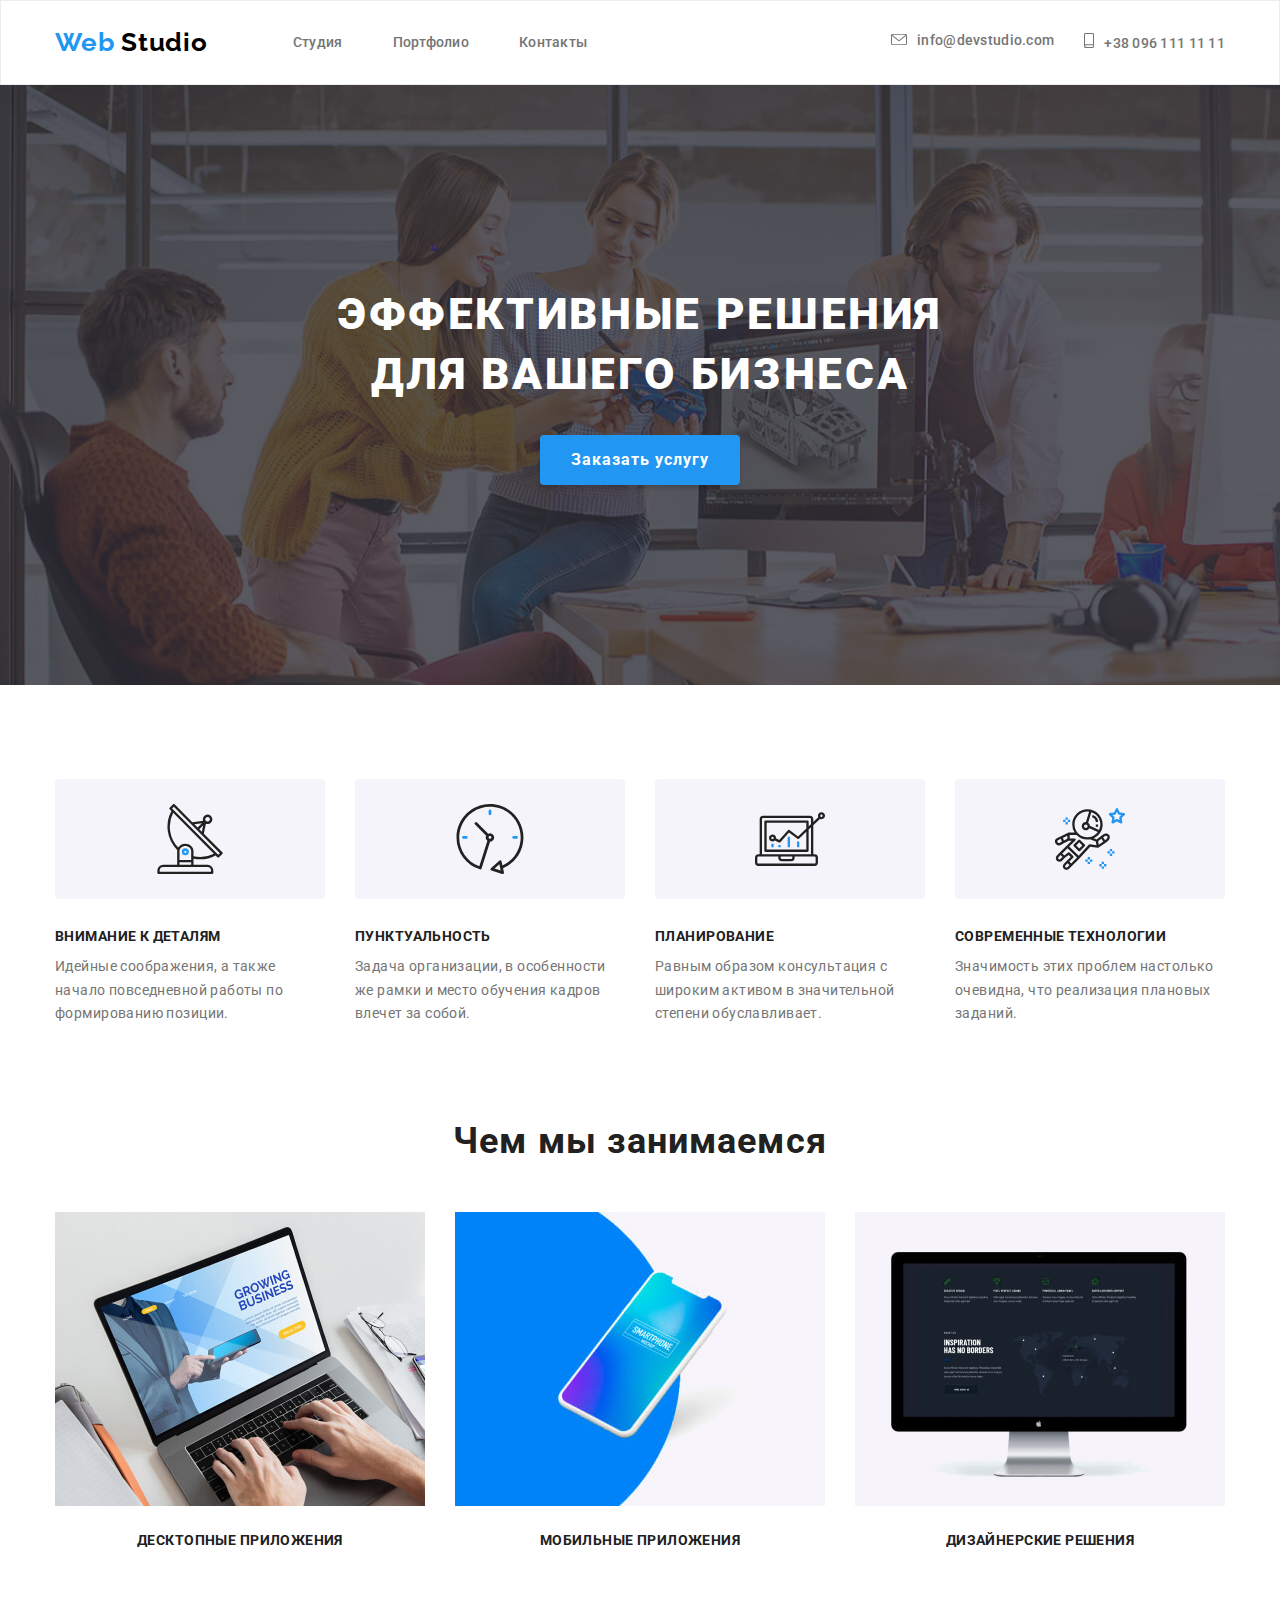
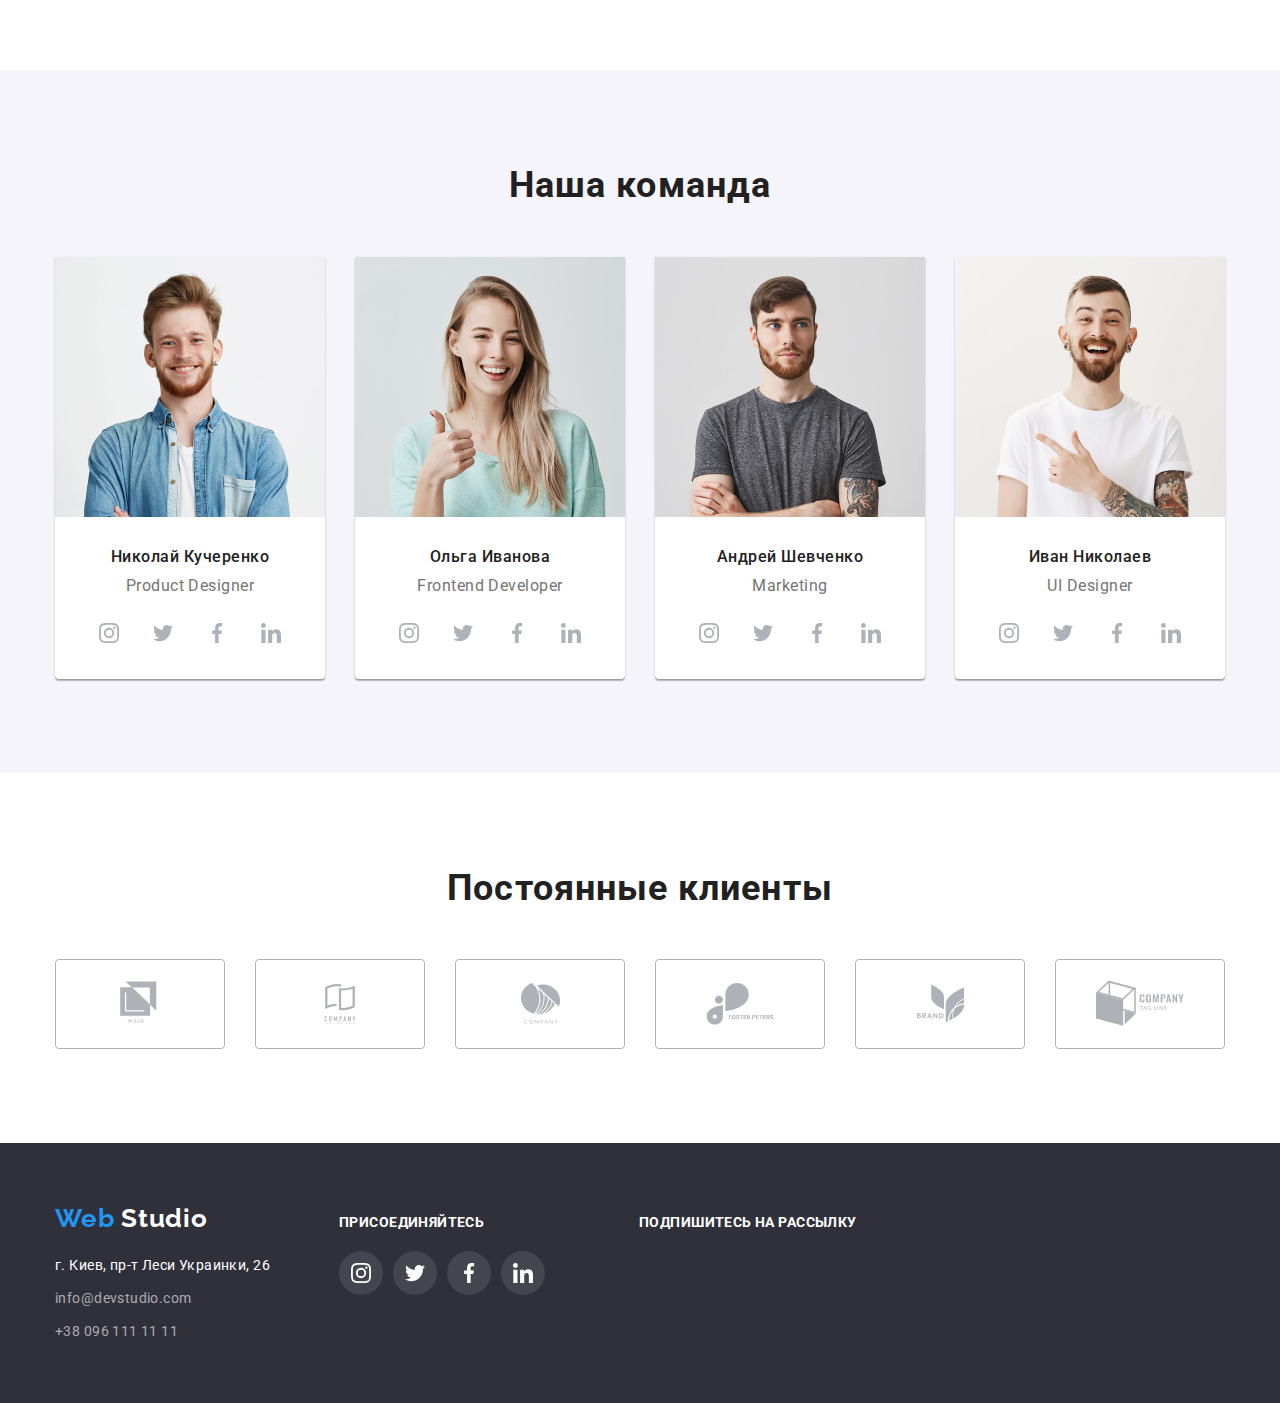
<file: index.html>
<!DOCTYPE html>
<html lang="ru">
  <head>
    <meta charset="UTF-8" />
    <meta name="viewport" content="width=device-width, initial-scale=1.0" />
    <title>Web Studio</title>
    <link
      href="https://fonts.googleapis.com/css2?family=Raleway:wght@700&family=Roboto:wght@400;500;700;900&display=swap"
      rel="stylesheet"
    />
    <link rel="stylesheet" href="./CSS/normalize.css" />
    <link rel="stylesheet" href="./CSS/styles.css" />
  </head>

  <body>
    <!-- Шапка сайта -->
    <header class="header">
      <div class="container">
        <nav class="navigation">
          <a class="logo link" lang="en" href="./index.html"
            ><span class="logo-element">Web</span> Studio</a
          >
          <ul class="navigation-list list">
            <li class="navigation-list-item">
              <a class="navigation-list-link link" href="./index.html"
                >Студия</a
              >
            </li>
            <li class="navigation-list-item">
              <a class="navigation-list-link link" href="./portfolio.html"
                >Портфолио</a
              >
            </li>
            <li class="navigation-list-item">
              <a class="navigation-list-link link" href="">Контакты</a>
            </li>
          </ul>
        </nav>
        <address class="address">
          <ul class="address-list list">
            <li class="address-list-item">
              <a
                class="address-list-item-link link"
                href="mailto:info@devstudio.com"
                ><svg class="header-mail-svg" width="16" height="11">
                  <use href="./images/sprite.svg#envelope"></use></svg
                >info@devstudio.com</a
              >
            </li>
            <li class="address-list-item">
              <a class="address-list-item-link link" href="tel:+380961111111"
                ><svg class="header-phone-svg" width="10" height="15">
                  <use href="./images/sprite.svg#smartphone"></use></svg
                >+38 096 111 11 11</a
              >
            </li>
          </ul>
        </address>
      </div>
    </header>
    <main>
      <!-- Герой -->
      <section class="hero">
        <div class="container">
          <h1 class="hero-title">
            Эффективные решения<br />
            для вашего бизнеса
          </h1>
          <button type="button" class="hero-button">Заказать услугу</button>
        </div>
      </section>
      <!-- Почему мы -->
      <section class="why-are-we">
        <div class="container">
          <h2 hidden>Почему мы</h2>
          <ul class="why-are-we-list list">
            <li class="why-are-we-list-item">
              <div class="why-img">
                <svg width="70" height="70">
                  <use href="./images/sprite.svg#attention"></use>
                </svg>
              </div>
              <h3 class="subtitle">Внимание к деталям</h3>
              <p class="why-are-we-feature">
                Идейные соображения, а также начало повседневной работы по
                формированию позиции.
              </p>
            </li>

            <li class="why-are-we-list-item">
              <div class="why-img">
                <svg width="70" height="70">
                  <use href="./images/sprite.svg#punctuality"></use>
                </svg>
              </div>
              <h3 class="subtitle">Пунктуальность</h3>
              <p class="why-are-we-feature">
                Задача организации, в особенности же рамки и место обучения
                кадров влечет за собой.
              </p>
            </li>
            <li class="why-are-we-list-item">
              <div class="why-img">
                <svg width="70" height="70">
                  <use href="./images/sprite.svg#planning"></use>
                </svg>
              </div>
              <h3 class="subtitle">Планирование</h3>
              <p class="why-are-we-feature">
                Равным образом консультация с широким активом в значительной
                степени обуславливает.
              </p>
            </li>
            <li class="why-are-we-list-item">
              <div class="why-img">
                <svg width="70" height="70">
                  <use href="./images/sprite.svg#technologies"></use>
                </svg>
              </div>
              <h3 class="subtitle">Современные технологии</h3>
              <p class="why-are-we-feature">
                Значимость этих проблем настолько очевидна, что реализация
                плановых заданий.
              </p>
            </li>
          </ul>
        </div>
      </section>
      <!-- Чем мы занимаемся -->
      <section class="what-we-do">
        <div class="container">
          <h2 class="title">Чем мы занимаемся</h2>
          <ul class="what-we-do-list list">
            <li class="what-we-do-list-item">
              <img
                src="./images/what-we-do/desktop-apps.jpg"
                alt="человек работает за ноутбуком"
                width="370"
                height="294"
              />
              <p class="what-we-do-subtitle">Десктопные приложения</p>
            </li>
            <li class="what-we-do-list-item">
              <img
                src="./images/what-we-do/mobile-apps.jpg"
                alt="смартфон"
                width="370"
                height="294"
              />
              <p class="what-we-do-subtitle">Мобильные приложения</p>
            </li>
            <li class="what-we-do-list-item">
              <img
                src="./images/what-we-do/design-solutions.jpg"
                alt="монитор компьютера"
                width="370"
                height="294"
              />
              <p class="what-we-do-subtitle">Дизайнерские решения</p>
            </li>
          </ul>
        </div>
      </section>
      <!-- Наша команда -->
      <section class="team">
        <div class="container">
          <h2 class="title">Наша команда</h2>
          <ul class="team-list list">
            <li class="team-list-item">
              <img
                src="./images/team/team-card-01.jpg"
                alt="продукт дизайнер"
                width="270"
                height="260"
              />
              <h3 class="team-list-item-name">Николай Кучеренко</h3>
              <p class="team-list-item-position" lang="en">Product Designer</p>
              <ul class="team-social-links-list list">
                <li class="team-social-link-list-item">
                  <a
                    class="team-social-link"
                    href=""
                    aria-label="иконка инстаграма"
                    ><svg class="team-social-icon">
                      <use href="./images/sprite.svg#instagram"></use></svg
                  ></a>
                </li>
                <li class="team-social-link-list-item">
                  <a
                    class="team-social-link link"
                    href=""
                    aria-label="иконка твиттера"
                    ><svg class="team-social-icon">
                      <use href="./images/sprite.svg#twitter"></use></svg
                  ></a>
                </li>
                <li class="team-social-link-list-item">
                  <a
                    class="team-social-link link"
                    href=""
                    aria-label="иконка фейсбука"
                    ><svg class="team-social-icon">
                      <use href="./images/sprite.svg#facebook"></use></svg
                  ></a>
                </li>
                <li class="team-social-link-list-item">
                  <a
                    class="team-social-link link"
                    href=""
                    aria-label="иконка линкедина"
                    ><svg class="team-social-icon">
                      <use href="./images/sprite.svg#linkedin"></use></svg
                  ></a>
                </li>
              </ul>
            </li>
            <li class="team-list-item">
              <img
                src="./images/team/team-card-02.jpg"
                alt="фронтэнд разработчик"
                width="270"
                height="260"
              />
              <h3 class="team-list-item-name">Ольга Иванова</h3>
              <p class="team-list-item-position" lang="en">
                Frontend Developer
              </p>
              <ul class="team-social-links-list list">
                <li class="team-social-link-list-item">
                  <a
                    class="team-social-link link"
                    href=""
                    aria-label="иконка инстаграма"
                    ><svg class="team-social-icon">
                      <use href="./images/sprite.svg#instagram"></use></svg
                  ></a>
                </li>
                <li class="team-social-link-list-item">
                  <a
                    class="team-social-link link"
                    href=""
                    aria-label="иконка твиттера"
                    ><svg class="team-social-icon">
                      <use href="./images/sprite.svg#twitter"></use></svg
                  ></a>
                </li>
                <li class="team-social-link-list-item">
                  <a
                    class="team-social-link link"
                    href=""
                    aria-label="иконка фейсбука"
                    ><svg class="team-social-icon">
                      <use href="./images/sprite.svg#facebook"></use></svg
                  ></a>
                </li>
                <li class="team-social-link-list-item">
                  <a
                    class="team-social-link link"
                    href=""
                    aria-label="иконка линкедина"
                    ><svg class="team-social-icon">
                      <use href="./images/sprite.svg#linkedin"></use></svg
                  ></a>
                </li>
              </ul>
            </li>
            <li class="team-list-item">
              <img
                src="./images/team/team-card-03.jpg"
                alt="маркетолог"
                width="270"
                height="260"
              />
              <h3 class="team-list-item-name">Андрей Шевченко</h3>
              <p class="team-list-item-position" lang="en">Marketing</p>
              <ul class="team-social-links-list list">
                <li class="team-social-link-list-item">
                  <a
                    class="team-social-link link"
                    href=""
                    aria-label="иконка инстаграма"
                    ><svg class="team-social-icon">
                      <use href="./images/sprite.svg#instagram"></use></svg
                  ></a>
                </li>
                <li class="team-social-link-list-item">
                  <a
                    class="team-social-link link"
                    href=""
                    aria-label="иконка твиттера"
                    ><svg class="team-social-icon">
                      <use href="./images/sprite.svg#twitter"></use></svg
                  ></a>
                </li>
                <li class="team-social-link-list-item">
                  <a
                    class="team-social-link link"
                    href=""
                    aria-label="иконка фейсбука"
                    ><svg class="team-social-icon">
                      <use href="./images/sprite.svg#facebook"></use>
                    </svg>
                  </a>
                </li>
                <li class="team-social-link-list-item">
                  <a
                    class="team-social-link link"
                    href=""
                    aria-label="иконка линкедина"
                    ><svg class="team-social-icon">
                      <use href="./images/sprite.svg#linkedin"></use></svg
                  ></a>
                </li>
              </ul>
            </li>
            <li class="team-list-item">
              <img
                src="./images/team/team-card-04.jpg"
                alt="дизайнер"
                width="270"
                height="260"
              />
              <h3 class="team-list-item-name">Иван Николаев</h3>
              <p class="team-list-item-position" lang="en">UI Designer</p>
              <ul class="team-social-links-list list">
                <li class="team-social-link-list-item">
                  <a
                    class="team-social-link link"
                    href=""
                    aria-label="иконка инстаграма"
                    ><svg class="team-social-icon">
                      <use href="./images/sprite.svg#instagram"></use></svg
                  ></a>
                </li>
                <li class="team-social-link-list-item">
                  <a
                    class="team-social-link link"
                    href=""
                    aria-label="иконка твиттера"
                    ><svg class="team-social-icon">
                      <use href="./images/sprite.svg#twitter"></use></svg
                  ></a>
                </li>
                <li class="team-social-link-list-item">
                  <a
                    class="team-social-link link"
                    href=""
                    aria-label="иконка фейсбука"
                    ><svg class="team-social-icon">
                      <use href="./images/sprite.svg#facebook"></use>
                    </svg>
                  </a>
                </li>
                <li class="team-social-link-list-item">
                  <a
                    class="team-social-link link"
                    href=""
                    aria-label="иконка линкедина"
                    ><svg class="team-social-icon">
                      <use href="./images/sprite.svg#linkedin"></use></svg
                  ></a>
                </li>
              </ul>
            </li>
          </ul>
        </div>
      </section>
      <!-- Постоянные клиенты -->
      <section class="clients">
        <div class="container">
          <h2 class="title">Постоянные клиенты</h2>
          <ul class="clients-list list">
            <li class="clients-list-item">
              <a class="clients-list-item-link link" href=""
                ><svg class="clients-icon" width="44" height="49">
                  <use href="./images/sprite.svg#client1"></use></svg
              ></a>
            </li>
            <li class="clients-list-item">
              <a class="clients-list-item-link link" href=""
                ><svg class="clients-icon" width="40" height="52">
                  <use href="./images/sprite.svg#client2"></use></svg
              ></a>
            </li>
            <li class="clients-list-item">
              <a class="clients-list-item-link link" href=""
                ><svg class="clients-icon" width="41" height="43">
                  <use href="./images/sprite.svg#client3"></use></svg
              ></a>
            </li>
            <li class="clients-list-item">
              <a class="clients-list-item-link link" href=""
                ><svg class="clients-icon" width="80" height="42">
                  <use href="./images/sprite.svg#client4"></use></svg
              ></a>
            </li>
            <li class="clients-list-item">
              <a class="clients-list-item-link link" href=""
                ><svg class="clients-icon" width="59" height="47">
                  <use href="./images/sprite.svg#client5"></use></svg
              ></a>
            </li>
            <li class="clients-list-item">
              <a class="clients-list-item-link link" href=""
                ><svg class="clients-icon" width="88" height="45">
                  <use href="./images/sprite.svg#client6"></use></svg
              ></a>
            </li>
          </ul>
        </div>
      </section>
    </main>
    <!-- Подвал сайта -->
    <footer class="footer">
      <div class="container">
        <div class="footer-left">
          <a class="logo link" lang="en" href="./index.html"
            ><span class="logo-element">Web</span>
            <span class="footer-studio">Studio</span></a
          >

          <ul class="contact-list list">
            <li class="contact-list-item">
              <address class="address">
                <a
                  class="footer-location link"
                  href="https://goo.gl/maps/hnpBy58XnBWerGB26"
                  target="_blank"
                  >г. Киев, пр-т Леси Украинки, 26</a
                >
              </address>
            </li>
            <li class="contact-list-item">
              <address class="address">
                <a class="footer-mail link" href="mailto:info@devstudio.com"
                  >info@devstudio.com</a
                >
              </address>
            </li>
            <li class="contact-list-item">
              <address class="address">
                <a class="footer-tel link" href="tel:+380961111111"
                  >+38 096 111 11 11</a
                >
              </address>
            </li>
          </ul>
        </div>

        <div class="footer-join">
          <p class="join-us">присоединяйтесь</p>
          <ul class="footer-social-link-list list">
            <li class="footer-social-link-list-item">
              <a
                class="footer-social-link-list-link"
                href=""
                aria-label="иконка инстаграма"
                ><svg class="footer-social-icon">
                  <use href="./images/sprite.svg#instagram"></use></svg
              ></a>
            </li>
            <li class="footer-social-link-list-item">
              <a
                class="footer-social-link-list-link"
                href=""
                aria-label="иконка твиттера"
                ><svg class="footer-social-icon">
                  <use href="./images/sprite.svg#twitter"></use></svg
              ></a>
            </li>
            <li class="footer-social-link-list-item">
              <a
                class="footer-social-link-list-link"
                href=""
                aria-label="иконка фейсбука"
                ><svg class="footer-social-icon">
                  <use href="./images/sprite.svg#facebook"></use></svg
              ></a>
            </li>
            <li class="footer-social-link-list-item">
              <a
                class="footer-social-link-list-link"
                href=""
                aria-label="иконка линкедина"
                ><svg class="footer-social-icon">
                  <use href="./images/sprite.svg#linkedin"></use></svg
              ></a>
            </li>
          </ul>
        </div>
        <div class="footer-subscribe">
          <p class="join-us">Подпишитесь на рассылку</p>
        </div>
      </div>
    </footer>
  </body>
</html>
</file>
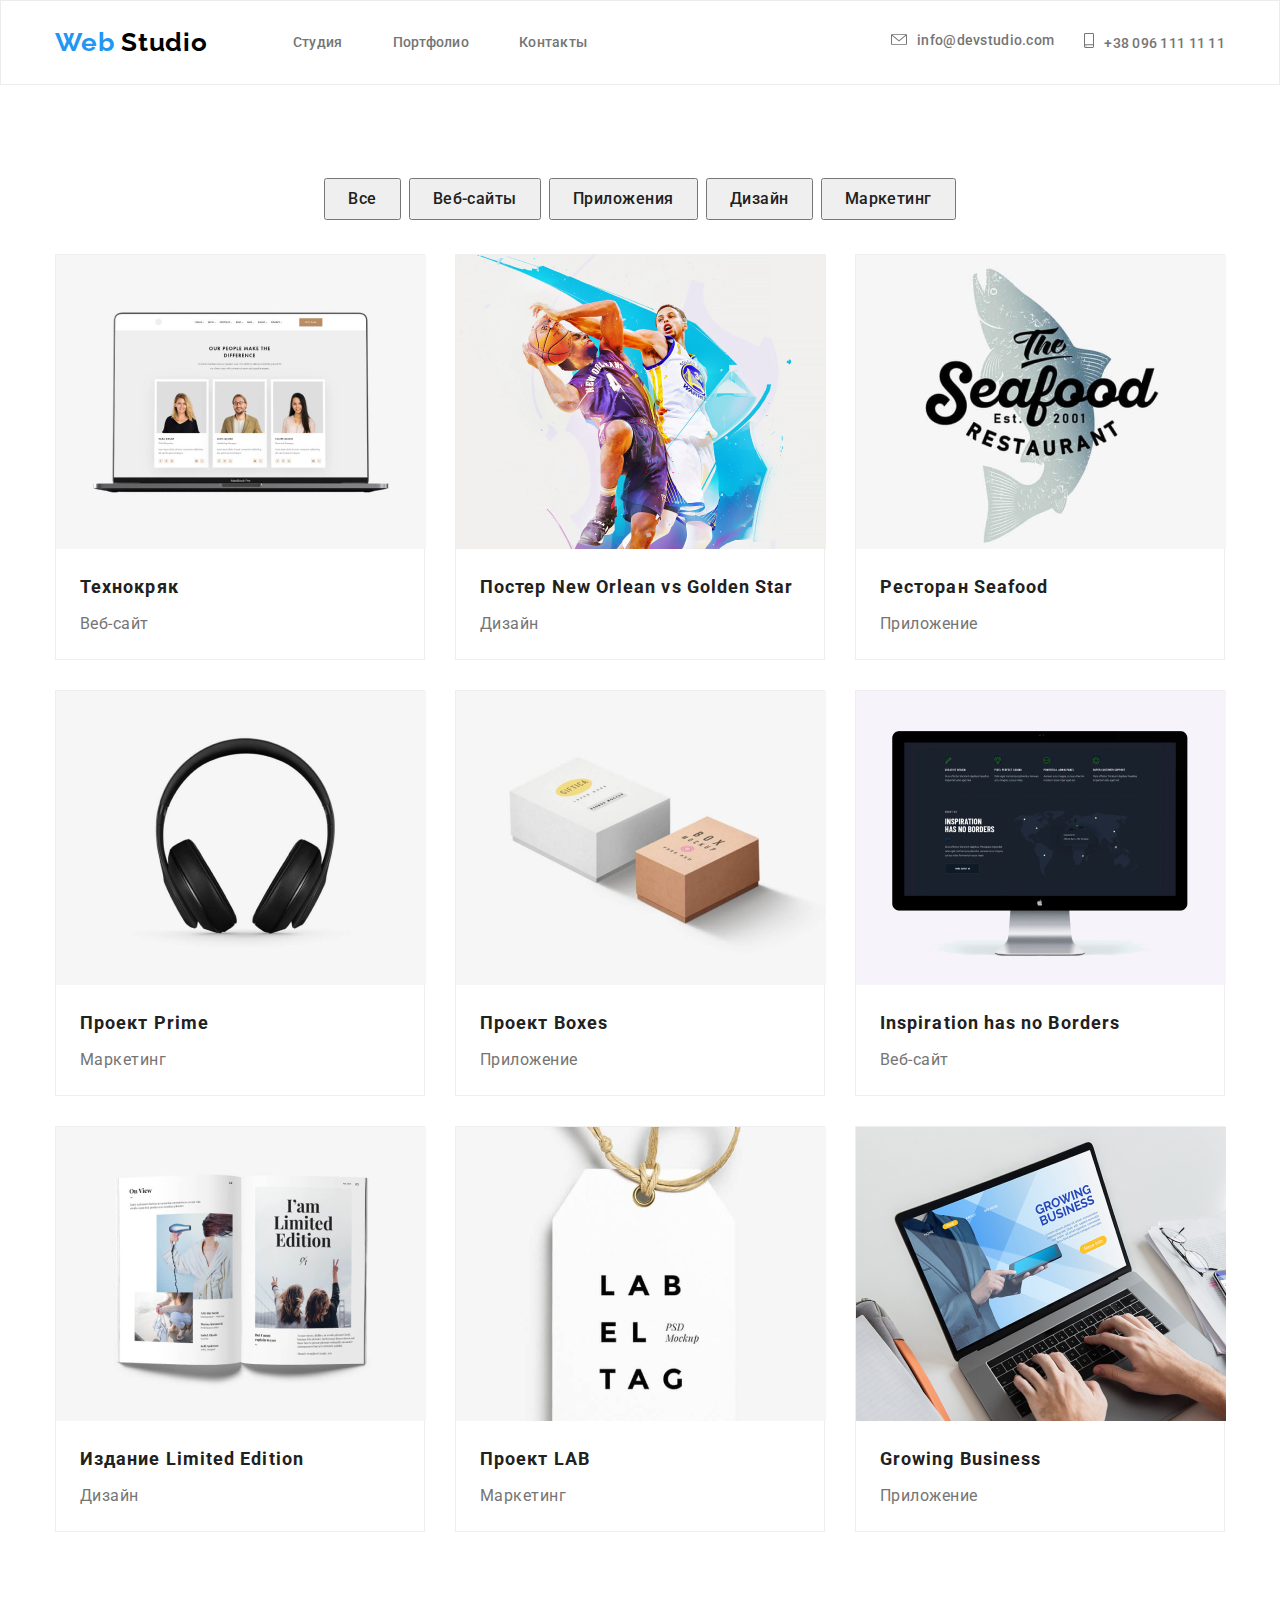
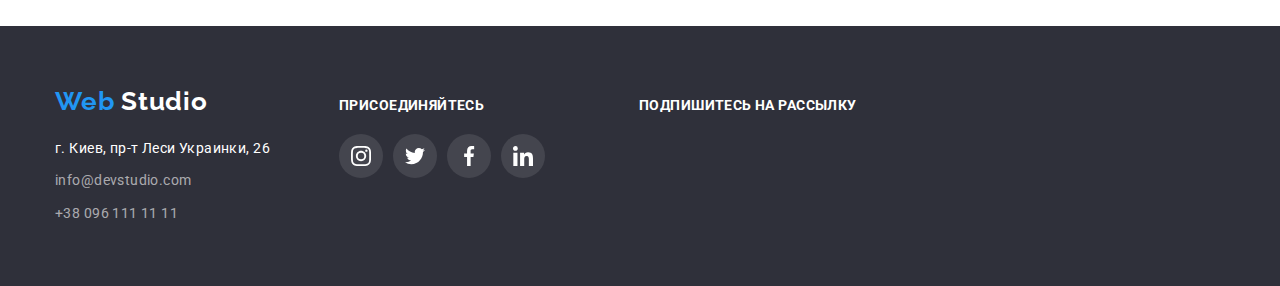
<file: portfolio.html>
<!DOCTYPE html>
<html lang="ru">
  <head>
    <meta charset="UTF-8" />
    <meta name="viewport" content="width=device-width, initial-scale=1.0" />
    <title>Web Studio</title>
    <link
      href="https://fonts.googleapis.com/css2?family=Raleway:wght@700&family=Roboto:wght@400;500;700;900&display=swap"
      rel="stylesheet"
    />
    <link rel="stylesheet" href="./CSS/normalize.css" />
    <link rel="stylesheet" href="./CSS/styles.css" />
  </head>

  <body>
    <!-- Шапка сайта -->
    <header class="header">
      <div class="container">
        <nav class="navigation">
          <a class="logo link" lang="en" href="./index.html"
            ><span class="logo-element">Web</span> Studio</a
          >
          <ul class="navigation-list list">
            <li class="navigation-list-item">
              <a class="navigation-list-link link" href="./index.html"
                >Студия</a
              >
            </li>
            <li class="navigation-list-item">
              <a class="navigation-list-link link" href="./portfolio.html"
                >Портфолио</a
              >
            </li>
            <li class="navigation-list-item">
              <a class="navigation-list-link link" href="">Контакты</a>
            </li>
          </ul>
        </nav>
        <address class="address">
          <ul class="address-list list">
            <li class="address-list-item">
              <a
                class="address-list-item-link link"
                href="mailto:info@devstudio.com"
                ><svg class="header-mail-svg" width="16" height="11">
                  <use href="./images/sprite.svg#envelope"></use></svg
                >info@devstudio.com</a
              >
            </li>
            <li class="address-list-item">
              <a class="address-list-item-link link" href="tel:+380961111111"
                ><svg class="header-phone-svg" width="10" height="15">
                  <use href="./images/sprite.svg#smartphone"></use></svg
                >+38 096 111 11 11</a
              >
            </li>
          </ul>
        </address>
      </div>
    </header>
    <main>
      <!-- Портфолио -->
      <section class="portfolio">
        <div class="container">
          <h1 hidden>Наши работы</h1>
          <ul class="portfolio-filter list">
            <li class="portfolio-filter-list-item">
              <button class="portfolio-button" type="button">Все</button>
            </li>
            <li class="portfolio-filter-list-item">
              <button class="portfolio-button" type="button">Веб-сайты</button>
            </li>
            <li class="portfolio-filter-list-item">
              <button class="portfolio-button" type="button">Приложения</button>
            </li>
            <li class="portfolio-filter-list-item">
              <button class="portfolio-button" type="button">Дизайн</button>
            </li>
            <li class="portfolio-filter-list-item">
              <button class="portfolio-button" type="button">Маркетинг</button>
            </li>
          </ul>

          <ul class="portfolio-list list">
            <li class="portfolio-list-item">
              <a class="portfolio-list-item-link link" href="">
                <img
                  src="./images/portfolio/project1.jpg"
                  alt="ноутбук"
                  width="370"
                  height="294"
                />
                <p class="portfolio-list-item-name">Технокряк</p>
                <p class="portfolio-list-item-desc">Веб-сайт</p></a
              >
            </li>
            <li class="portfolio-list-item">
              <a class="portfolio-list-item-link link" href="">
                <img
                  src="./images/portfolio/project2.jpg"
                  alt="постер с баскетболистами"
                  width="370"
                  height="294"
                />
                <p class="portfolio-list-item-name">
                  Постер <span lang="en">New Orlean vs Golden Star</span>
                </p>
                <p class="portfolio-list-item-desc">Дизайн</p></a
              >
            </li>
            <li class="portfolio-list-item">
              <a class="portfolio-list-item-link link" href="">
                <img
                  src="./images/portfolio/project3.jpg"
                  alt="логотип ресторана"
                  width="370"
                  height="294"
                />
                <p class="portfolio-list-item-name">
                  Ресторан <span lang="en">Seafood</span>
                </p>
                <p class="portfolio-list-item-desc">Приложение</p></a
              >
            </li>
            <li class="portfolio-list-item">
              <a class="portfolio-list-item-link link" href="">
                <img
                  src="./images/portfolio/project4.jpg"
                  alt="наушники"
                  width="370"
                  height="294"
                />
                <p class="portfolio-list-item-name">
                  Проект <span lang="en">Prime</span>
                </p>
                <p class="portfolio-list-item-desc">Маркетинг</p></a
              >
            </li>
            <li class="portfolio-list-item">
              <a class="portfolio-list-item-link link" href="">
                <img
                  src="./images/portfolio/project5.jpg"
                  alt="две коробки"
                  width="370"
                  height="294"
                />
                <p class="portfolio-list-item-name">
                  Проект <span lang="en">Boxes</span>
                </p>
                <p class="portfolio-list-item-desc">Приложение</p></a
              >
            </li>
            <li class="portfolio-list-item">
              <a class="portfolio-list-item-link link" href="">
                <img
                  src="./images/portfolio/project6.jpg"
                  alt="компьютер"
                  width="370"
                  height="294"
                />
                <p class="portfolio-list-item-name">
                  <span lang="en">Inspiration has no Borders</span>
                </p>
                <p class="portfolio-list-item-desc">Веб-сайт</p></a
              >
            </li>
            <li class="portfolio-list-item">
              <a class="portfolio-list-item-link link" href="">
                <img
                  src="./images/portfolio/project7.jpg"
                  alt="открытая книга"
                  width="370"
                  height="294"
                />
                <p class="portfolio-list-item-name">
                  Издание <span lang="en">Limited Edition</span>
                </p>
                <p class="portfolio-list-item-desc">Дизайн</p></a
              >
            </li>
            <li class="portfolio-list-item">
              <a class="portfolio-list-item-link link" href="">
                <img
                  src="./images/portfolio/project8.jpg"
                  alt="ярлык"
                  width="370"
                  height="294"
                />
                <p class="portfolio-list-item-name">
                  Проект <span lang="en">LAB</span>
                </p>
                <p class="portfolio-list-item-desc">Маркетинг</p></a
              >
            </li>
            <li class="portfolio-list-item">
              <a class="portfolio-list-item-link link" href="">
                <img
                  src="./images/portfolio/project9.jpg"
                  alt="человек работает за ноутбуком"
                  width="370"
                  height="294"
                />
                <p class="portfolio-list-item-name">
                  <span lang="en">Growing Business</span>
                </p>
                <p class="portfolio-list-item-desc">Приложение</p></a
              >
            </li>
          </ul>
        </div>
      </section>
    </main>
    <!-- Подвал сайта -->
    <footer class="footer">
      <div class="container">
        <div class="footer-left">
          <a class="logo link" lang="en" href="./index.html"
            ><span class="logo-element">Web</span>
            <span class="footer-studio">Studio</span></a
          >

          <ul class="contact-list list">
            <li class="contact-list-item">
              <address class="address">
                <a
                  class="footer-location link"
                  href="https://goo.gl/maps/hnpBy58XnBWerGB26"
                  target="_blank"
                  >г. Киев, пр-т Леси Украинки, 26</a
                >
              </address>
            </li>
            <li class="contact-list-item">
              <address class="address">
                <a class="footer-mail link" href="mailto:info@devstudio.com"
                  >info@devstudio.com</a
                >
              </address>
            </li>
            <li class="contact-list-item">
              <address class="address">
                <a class="footer-tel link" href="tel:+380961111111"
                  >+38 096 111 11 11</a
                >
              </address>
            </li>
          </ul>
        </div>

        <div class="footer-join">
          <p class="join-us">присоединяйтесь</p>
          <ul class="footer-social-link-list list">
            <li class="footer-social-link-list-item">
              <a
                class="footer-social-link-list-link"
                href=""
                aria-label="иконка инстаграма"
                ><svg class="footer-social-icon">
                  <use href="./images/sprite.svg#instagram"></use></svg
              ></a>
            </li>
            <li class="footer-social-link-list-item">
              <a
                class="footer-social-link-list-link"
                href=""
                aria-label="иконка твиттера"
                ><svg class="footer-social-icon">
                  <use href="./images/sprite.svg#twitter"></use></svg
              ></a>
            </li>
            <li class="footer-social-link-list-item">
              <a
                class="footer-social-link-list-link"
                href=""
                aria-label="иконка фейсбука"
                ><svg class="footer-social-icon">
                  <use href="./images/sprite.svg#facebook"></use></svg
              ></a>
            </li>
            <li class="footer-social-link-list-item">
              <a
                class="footer-social-link-list-link"
                href=""
                aria-label="иконка линкедина"
                ><svg class="footer-social-icon">
                  <use href="./images/sprite.svg#linkedin"></use></svg
              ></a>
            </li>
          </ul>
        </div>
        <div class="footer-subscribe">
          <p class="join-us">Подпишитесь на рассылку</p>
        </div>
      </div>
    </footer>
  </body>
</html>
</file>
<file: CSS/styles.css>
/* 
цвет логотипа #000000;
цвет основного текста #757575;
цвет заголовка #212121;
акцент #2196F3;
фон #FFFFFF;
фон футер #2F303A;
фон секции наша команда #F5F4FA;
цвет ссылок футере rgba(255, 255, 255, 0.6);
 */
:root {
  --main-font: "Roboto", sans-serif;
  --logo-font: "Raleway", sans-serif;
  --title-color: #212121;
  --main-text-color: #757575;
  --section-background-color: #f5f4fa;
  --footer-background-color: #2f303a;
  --footer-link-color: rgba(255, 255, 255, 0.6);
  --accent-color: #2196f3;
  --main-logo-color: #000000;
  --footer-logo-color: #ffffff;
  --element-logo-color: #2196f3;
}

html {
  box-sizing: border-box;
}

*,
*::before,
*::after {
  box-sizing: inherit;
  margin: 0;
  padding: 0;
}

body {
  font-family: var(--main-font);
  background-color: #ffffff;
  list-style: none;
}

h1 {
  margin: 0;
}

img {
  display: block;
}

.address {
  font-style: normal;
}

.link {
  text-decoration: none;
  display: block;
}
.list {
  list-style: none;
}

.container {
  width: 1200px;
  padding-left: 15px;
  padding-right: 15px;
  margin-left: auto;
  margin-right: auto;
}

/* ШАПКА САЙТА */

.header {
  border: 1px solid #ececec;
}
.header .container {
  display: flex;
  align-items: center;
  justify-content: space-between;
}

.navigation {
  display: flex;
  align-items: center;
}

.navigation .logo {
  margin-right: 85px;
  padding-top: 24px;
  padding-bottom: 25px;
}

.logo {
  font-family: var(--logo-font);
  font-weight: 700;
  font-size: 26px;
  line-height: 1.19;
  letter-spacing: 0.03em;
  color: var(--main-logo-color);
}

.logo-element {
  color: var(--element-logo-color);
}

.navigation-list {
  display: flex;
}

.navigation-list-item:not(:last-child) {
  margin-right: 50px;
}

.navigation-list-link,
.address-list-item-link {
  padding-top: 32px;
  padding-bottom: 32px;
  font-weight: 500;
  font-size: 14px;
  line-height: 1.14;
  letter-spacing: 0.02em;
  color: var(--main-text-color);
}

.address-list {
  display: flex;
}

.address-list-item:not(:last-child) {
  margin-right: 30px;
}

.navigation-list-link:hover,
.navigation-list-link:focus,
.address-list-item-link:hover,
.address-list-item-link:focus {
  color: var(--accent-color);
}

.header-mail-svg {
  margin-right: 10px;
  fill: var(--main-text-color);
}

.header-phone-svg {
  margin-right: 10px;
  fill: var(--main-text-color);
}

.address-list-item-link:hover .header-mail-svg {
  fill: var(--accent-color);
}
.address-list-item-link:focus .header-mail-svg {
  fill: var(--accent-color);
}

.address-list-item-link:hover .header-phone-svg {
  fill: var(--accent-color);
}
.address-list-item-link:focus .header-phone-svg {
  fill: var(--accent-color);
}

/* HERO */

.hero {
  max-width: 1600px;
  margin-left: auto;
  margin-right: auto;
  background-image: linear-gradient(
      rgba(47, 48, 58, 0.8),
      rgba(47, 48, 58, 0.8)
    ),
    url(../images/hero.jpg);
  background-repeat: no-repeat;
}

.hero .container {
  display: flex;
  flex-direction: column;
  align-items: center;
  padding-top: 200px;
  padding-bottom: 200px;
}

.hero-title {
  font-weight: 900;
  font-size: 44px;
  line-height: 1.36;
  text-align: center;
  letter-spacing: 0.06em;
  text-transform: uppercase;
  color: #ffffff;
}

.hero-button {
  margin-top: 30px;
  width: 200px;
  height: 50px;
  background: #2196f3;
  box-shadow: 0px 4px 4px rgba(0, 0, 0, 0.15);
  border: transparent;
  border-radius: 4px;
  font-weight: 700;
  font-size: 16px;
  line-height: 1.87;
  text-align: center;
  letter-spacing: 0.06em;
  color: #ffffff;
}

.hero-button:hover,
.hero-button:focus {
  background-color: var(--accent-color);
  color: #ffffff;
}

/* ПОЧЕМУ МЫ */

.why-are-we .container {
  padding-top: 94px;
  padding-bottom: 94px;
}

.why-are-we-list {
  display: flex;
  justify-content: center;
}

.why-are-we-list-item {
  /* width: 270px; */
  width: calc((100% - 90px) / 4);
}

.why-are-we-list-item:not(:last-child) {
  margin-right: 30px;
}

.subtitle {
  margin-top: 30px;
  margin-bottom: 10px;
  font-weight: 700;
  font-size: 14px;
  line-height: 1.14;
  letter-spacing: 0.03em;
  text-transform: uppercase;

  color: #212121;
}

.why-are-we-feature {
  font-weight: 400;
  font-size: 14px;
  line-height: 1.71;
  letter-spacing: 0.03em;
  color: var(--main-text-color);
}

.why-img {
  display: flex;
  justify-content: center;
  padding-bottom: 25px;
  padding-top: 25px;
  background-color: var(--section-background-color);
  border-radius: 4px;
}

/* ЧЕМ МЫ ЗАНИМАЕМСЯ */

.what-we-do .container {
  padding-bottom: 94px;
}

.title {
  margin-bottom: 50px;
  font-weight: 700;
  font-size: 36px;
  line-height: 1.17;
  text-align: center;
  letter-spacing: 0.03em;
  color: var(--title-color);
}

.what-we-do-subtitle {
  padding-top: 27px;
  padding-bottom: 27px;

  font-weight: 700;
  font-size: 14px;
  line-height: 1.14;
  letter-spacing: 0.03em;
  text-transform: uppercase;

  color: #212121;
  text-align: center;
  /* color: #ffffff; */
}

.what-we-do-list {
  display: flex;
}

.what-we-do-list-item {
  width: calc((100% - 60px) / 3);
}

.what-we-do-list-item:not(:last-child) {
  margin-right: 30px;
}

/* НАША КОМАНДА */

.team .container {
  padding-top: 94px;
  padding-bottom: 94px;
}

.team {
  background-color: var(--section-background-color);
}

.team-list {
  display: flex;
}

.team-list-item {
  width: calc((100% - 90px) / 4);
  background: #ffffff;
  box-shadow: 0px 2px 1px rgba(0, 0, 0, 0.2), 0px 1px 1px rgba(0, 0, 0, 0.14),
    0px 1px 3px rgba(0, 0, 0, 0.12);
  border-radius: 0px 0px 4px 4px;
}

.team-list-item:not(:last-child) {
  margin-right: 30px;
}

.team-list-item-name {
  margin-top: 30px;
  margin-bottom: 10px;
  font-weight: 500;
  font-size: 16px;
  line-height: 1.19;
  text-align: center;
  letter-spacing: 0.03em;
  color: var(--title-color);
}

.team-list-item-position {
  margin-bottom: 16px;
  font-weight: 400;
  font-size: 16px;
  line-height: 1.19;
  text-align: center;
  letter-spacing: 0.03em;
  color: var(--main-text-color);
}

.team-social-links-list {
  display: flex;
  justify-content: center;
  padding-bottom: 24px;
}

.team-social-link {
  display: flex;
  justify-content: center;
  align-items: center;
  width: 44px;
  height: 44px;
  border-radius: 50%;
}

.team-social-link-list-item:not(:last-child) {
  margin-right: 10px;
}

.team-social-icon {
  width: 20px;
  height: 20px;
  fill: #afb1b8;
}

.team-social-link:hover {
  background-color: var(--accent-color);
}

.team-social-link:hover .team-social-icon {
  fill: #ffffff;
}

/* ПОСТОЯННЫЕ КЛИЕНТЫ */

.clients .container {
  padding-top: 94px;
  padding-bottom: 94px;
}

.clients-list {
  display: flex;
}

.clients-list-item {
  display: flex;
  justify-content: center;
  align-items: center;
}

.clients-list-item:not(:last-child) {
  margin-right: 30px;
}

.clients-list-item-link:hover,
.clients-list-item-link:focus {
  border: 1px solid #2196f3;
  border-radius: 4px;
}

.clients-list-item-link {
  display: flex;
  justify-content: center;
  align-items: center;
  width: 170px;
  height: 90px;
  border: 1px solid #afb1b8;
  box-sizing: border-box;
  border-radius: 4px;
}

.clients-icon {
  fill: #afb1b8;
}

.clients-list-item-link:hover .clients-icon {
  fill: var(--accent-color);
}

/* ПОДВАЛ САЙТА */

.footer {
  background-color: var(--footer-background-color);
}

.footer .container {
  display: flex;
  align-items: baseline;
  padding-top: 60px;
  padding-bottom: 60px;
}

.footer-left {
  margin-right: 69px;
}

.footer-studio {
  color: var(--footer-logo-color);
}

.contact-list {
  margin-top: 20px;
}

.footer-tel,
.footer-mail,
.footer-location {
  margin-bottom: 9px;
  font-weight: 400;
  font-size: 14px;
  line-height: 1.71;
  letter-spacing: 0.03em;
  color: rgba(255, 255, 255, 0.6);
}

.footer-tel {
  margin-bottom: 0px;
}

.footer-location {
  color: #ffffff;
}

.join-us {
  margin-bottom: 20px;
  font-weight: 700;
  font-size: 14px;
  line-height: 1.14;
  letter-spacing: 0.03em;
  text-transform: uppercase;
  color: #ffffff;
}

.footer-social-link-list {
  display: flex;
}

.footer-social-link-list-link {
  display: flex;
  justify-content: center;
  align-items: center;
  width: 44px;
  height: 44px;
  border-radius: 50%;
  background-color: rgba(255, 255, 255, 0.1);
}

.footer-social-link-list-item:not(:last-child) {
  margin-right: 10px;
}

.footer-social-icon {
  width: 20px;
  height: 20px;
  fill: #ffffff;
}

.footer-social-link-list-link:hover {
  background-color: var(--accent-color);
}

.footer-subscribe {
  margin-left: 94px;
}

/* ПОРТФОЛИО */

.portfolio .container {
  padding-top: 93px;
  padding-bottom: 94px;
}

.portfolio-filter {
  display: flex;
  justify-content: center;
}

.portfolio-filter-list-item {
  margin-right: 8px;
}

.portfolio-filter-list-item:last-child {
  margin-right: 0px;
}

.portfolio-button {
  padding-top: 6px;
  padding-right: 22px;
  padding-bottom: 6px;
  padding-left: 22px;
  font-weight: 500;
  font-size: 16px;
  line-height: 1.62;

  text-align: center;
  letter-spacing: 0.03em;

  color: #212121;
}

.portfolio-button:hover,
.portfolio-button:focus {
  box-shadow: 0px 2px 2px rgba(0, 0, 0, 0.12), 0px 1px 2px rgba(0, 0, 0, 0.08),
    0px 3px 1px rgba(0, 0, 0, 0.1);

  border-radius: 4px;

  background-color: var(--accent-color);

  color: #ffffff;
}

.portfolio-list {
  display: flex;
  flex-wrap: wrap;
  margin-top: 34px;
}

.portfolio-list-item {
  width: calc((100% - 60px) / 3);
  margin-right: 30px;
  margin-bottom: 30px;

  background: #ffffff;
  border: 1px solid #eeeeee;
  box-sizing: border-box;
}

.portfolio-list-item:nth-child(3n) {
  margin-right: 0px;
}

.portfolio-list-item:nth-last-child(-n + 3) {
  margin-bottom: 0px;
}

.portfolio-list-item-name {
  margin-top: 20px;
  margin-left: 24px;
  font-weight: 700;
  font-size: 18px;
  line-height: 2;
  letter-spacing: 0.06em;
  color: var(--title-color);
}

.portfolio-list-item-desc {
  margin-top: 4px;
  margin-bottom: 20px;
  margin-left: 24px;
  font-weight: 400;
  font-size: 16px;
  line-height: 1.87;
  letter-spacing: 0.03em;
  color: var(--main-text-color);
}

.portfolio-list-item:hover {
  box-shadow: 1px 4px 6px rgba(0, 0, 0, 0.16), 0px 4px 4px rgba(0, 0, 0, 0.06),
    0px 1px 1px rgba(0, 0, 0, 0.12);
}
</file>
